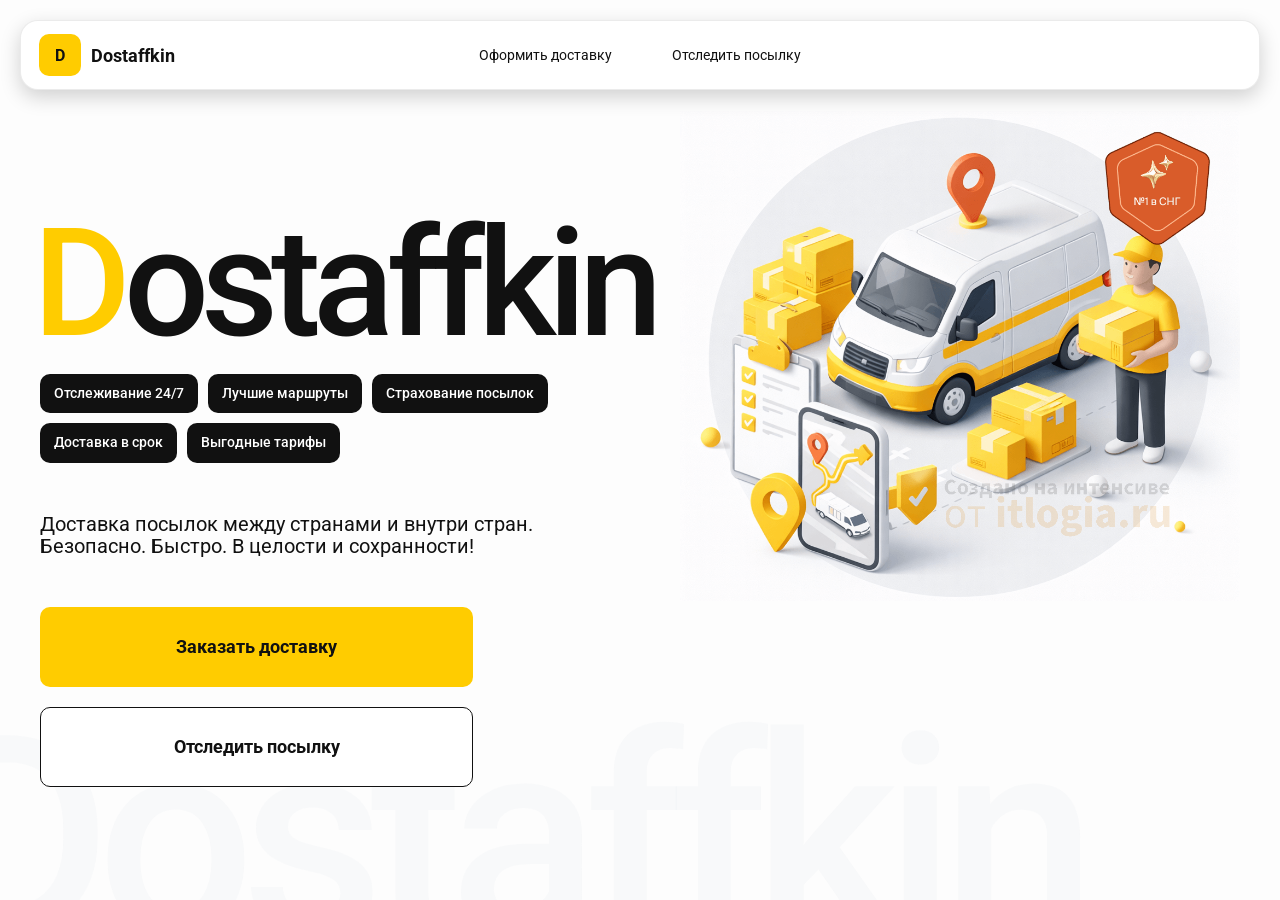
<file: index.html>
<!doctype html>
<html lang="ru">

<head>
    <meta charset="utf-8" />
    <meta name="viewport" content="width=device-width,initial-scale=1,maximum-scale=1,user-scalable=0" />
    <title>Dostaffkin — Доставка посылок между странами и внутри стран. Безопасно. Быстро. В целости и сохранности!
    </title>

    <link rel="stylesheet" href="styles/base.css" />
    <link rel="stylesheet" href="styles/base_adaptive.css" />
    <link rel="stylesheet" href="styles/index.css" />
    <link rel="stylesheet" href="styles/index_adaptive.css" />
</head>

<body>
    <div class="container">
        <header class="header">
            <a class="header-brand" href="#">
                <div class="header-logo">D</div>
                <div class="header-title">Dostaffkin</div>
            </a>
            <nav class="header-menu">
                <a class="header-link" href="./order.html">Оформить <span>доставку</span></a>
                <a class="header-link" href="./track.html">Отследить <span>посылку</span></a>
            </nav>
        </header>
        <main class="main">
            <section class="main-info">
                <div class="main-title">
                    <span>D</span>ostaffkin
                </div>
                <div class="main-features">
                    <div class="main-feature">Отслеживание 24/7</div>
                    <div class="main-feature">Лучшие маршруты</div>
                    <div class="main-feature">Страхование посылок</div>
                    <div class="main-feature">Доставка в срок</div>
                    <div class="main-feature">Выгодные тарифы</div>
                </div>
                <div class="main-description">
                    Доставка посылок между странами и внутри стран.
                    Безопасно. Быстро. В целости и сохранности!
                </div>
                <div class="main-actions">
                    <a class="button" type="button" href="./order.html">Заказать доставку</a>
                    <a class="button button-white" type="button" href="./track.html">Отследить посылку</a>
                </div>
            </section>
            <div class="main-title-ghost">Dostaffkin</div>
            <section class="main-image">
                <img src="images/main-image.png" alt="Main image" />
            </section>

        </main>
    </div>
</body>

</html>
</file>
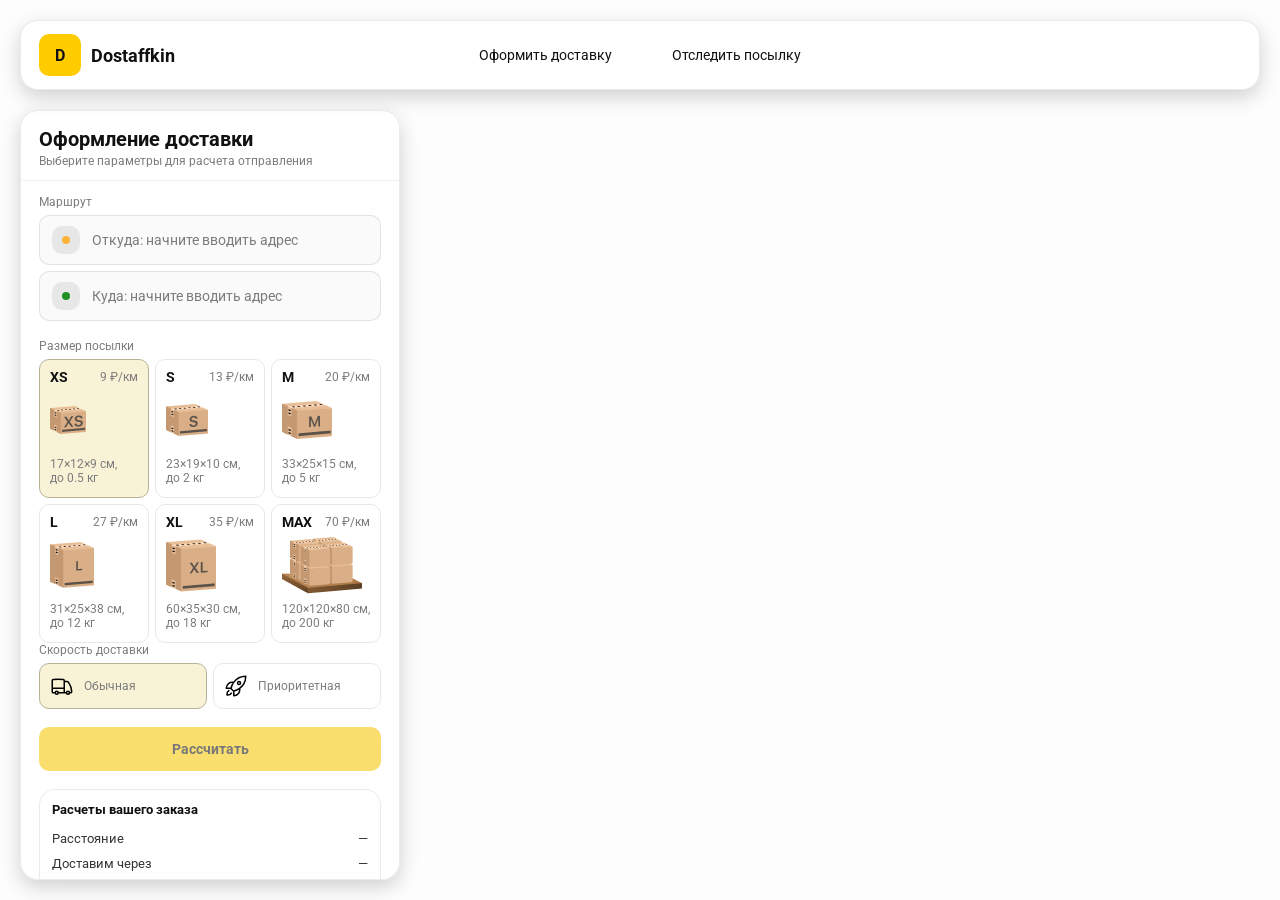
<file: order.html>
<!doctype html>
<html lang="ru">

<head>
    <meta charset="utf-8" />
    <meta name="viewport" content="width=device-width,initial-scale=1,maximum-scale=1,user-scalable=0" />
    <title>Оформление доставки</title>

    <link rel="stylesheet" href="styles/base.css" />
    <link rel="stylesheet" href="styles/base_adaptive.css" />

    <link rel="stylesheet" href="styles/order.css" />
    <link rel="stylesheet" href="styles/order_adaptive.css" />

    <script src="https://testologia.ru/ymc_min.js" data-apikey="d02efbab-ab5d-41fe-baca-611244af11c9" data-suggest-apikey="a63c3db8-e922-4cf1-8890-425ec08d6266"></script>
</head>

<body>
    <div id="map"></div>

    <header class="header">
        <a class="header-brand" href="./index.html">
            <div class="header-logo">D</div>
            <div class="header-title">Dostaffkin</div>
        </a>
        <nav class="header-menu">
            <a class="header-link" href="#">Оформить <span>доставку</span></a>
            <a class="header-link" href="./track.html">Отследить <span>посылку</span></a>
        </nav>
    </header>

    <aside class="main" id="sidebar">
        <div class="main-header">
            <div class="main-title">Оформление доставки</div>
            <div class="main-text">Выберите параметры для расчета отправления</div>
        </div>
        <div class="main-content">
            <div class="main-route">
                <div class="main-block-title">Маршрут</div>
                <div class="main-fields">
                    <div class="main-field" id="fromField">
                        <div class="main-pin"></div>
                        <input id="from" placeholder="Откуда: начните вводить адрес" autocomplete="off" />
                        <div class="main-ac" id="fromAc" role="listbox" aria-label="Подсказки адресов"></div>
                    </div>

                    <div class="main-field" id="toField">
                        <div class="main-pin"></div>
                        <input id="to" placeholder="Куда: начните вводить адрес" autocomplete="off" />
                        <div class="main-ac" id="toAc" role="listbox" aria-label="Подсказки адресов"></div>
                    </div>
                </div>
            </div>
            <div class="main-package">
                <div class="main-block-title">Размер посылки</div>

                <div class="main-sizes">
                    <div class="main-size-card is-active" data-value="xs">
                        <div class="main-size-top">
                            <div class="main-size-label">XS</div>
                            <div class="main-size-rate">9 ₽/км</div>
                        </div>
                        <div class="main-size-media">
                            <img src="images/sizes/xs.png" alt="Короб XS" />
                        </div>
                        <div class="main-size-description">17×12×9 см,<br>до 0.5 кг</div>
                    </div>

                    <div class="main-size-card" data-value="s">
                        <div class="main-size-top">
                            <div class="main-size-label">S</div>
                            <div class="main-size-rate">13 ₽/км</div>
                        </div>
                        <div class="main-size-media">
                            <img src="images/sizes/s.png" alt="Короб S" />
                        </div>
                        <div class="main-size-description">23×19×10 см,<br>до 2 кг</div>
                    </div>

                    <div class="main-size-card" data-value="m">
                        <div class="main-size-top">
                            <div class="main-size-label">M</div>
                            <div class="main-size-rate">20 ₽/км</div>
                        </div>
                        <div class="main-size-media">
                            <img src="images/sizes/m.png" alt="Короб M" />
                        </div>
                        <div class="main-size-description">33×25×15 см,<br>до 5 кг</div>
                    </div>

                    <div class="main-size-card" data-value="l">
                        <div class="main-size-top">
                            <div class="main-size-label">L</div>
                            <div class="main-size-rate">27 ₽/км</div>
                        </div>
                        <div class="main-size-media">
                            <img src="images/sizes/l.png" alt="Короб L" />
                        </div>
                        <div class="main-size-description">31×25×38 см,<br>до 12 кг</div>
                    </div>

                    <div class="main-size-card" data-value="xl">
                        <div class="main-size-top">
                            <div class="main-size-label">XL</div>
                            <div class="main-size-rate">35 ₽/км</div>
                        </div>
                        <div class="main-size-media">
                            <img src="images/sizes/xl.png" alt="Короб XL" />
                        </div>
                        <div class="main-size-description">60×35×30 см,<br>до 18 кг</div>
                    </div>

                    <div class="main-size-card" data-value="max">
                        <div class="main-size-top">
                            <div class="main-size-label">MAX</div>
                            <div class="main-size-rate">70 ₽/км</div>
                        </div>
                        <div class="main-size-media main-size-media-palleta">
                            <img src="images/sizes/max.png" alt="Паллета" />
                        </div>
                        <div class="main-size-description">120×120×80 см,<br>до 200 кг</div>
                    </div>
                </div>
                <div class="main-speed">
                    <div class="main-block-title">Скорость доставки</div>

                    <div class="main-speeds">
                        <div class="main-speed-card is-active" data-value="regular">
                            <img class="main-speed-media" src="images/icons/regular.svg" alt="Regular" />
                            <div class="main-speed-description">Обычная</div>
                        </div>
                        <div class="main-speed-card" data-value="fast">
                            <img class="main-speed-media" src="images/icons/fast.svg" alt="Fast" />
                            <div class="main-speed-description">Приоритетная</div>
                        </div>

                    </div>
                </div>
            </div>
            <div class="main-calculate-block">
                <button id="calc" class="button calculate-button" type="button" disabled>Рассчитать</button>
            </div>
            <div class="main-result" id="result">
                <div class="main-result-title">Расчеты вашего заказа</div>
                <div class="main-result-lines">
                    <div class="main-result-line"><span>Расстояние</span><span id="distanceValue">—</span></div>
                    <div class="main-result-line"><span>Доставим через</span><span id="durationValue">—</span></div>
                    <div class="main-result-line"><span>Тариф</span><span id="rateValue">—</span></div>
                </div>
                <div class="main-price">
                    <div class="main-price-label">Итого</div>
                    <div class="main-price-value" id="totalValue">—</div>
                </div>
            </div>
            <div class="main-order-box">
                <div class="main-order-form" id="orderForm">
                    <div class="main-order-title">Оформление доставки</div>
                    <div class="main-block-info-row">
                        <div class="main-block-title">Контакты</div>
                        <div class="order-fields">
                            <div class="main-field">
                                <input id="customerName" placeholder="Ваше имя" autocomplete="off" />
                            </div>
                            <div class="main-field">
                                <input id="customerPhone" placeholder="Ваш телефон" autocomplete="off"
                                    inputmode="tel" />
                            </div>
                        </div>
                    </div>
                    <div class="main-block-info-row extra-info">
                        <div class="main-block-title">Дополнительная информация</div>
                        <div class="main-field textarea">
                            <textarea id="comment" placeholder="Детали доставки и комментарии"></textarea>
                        </div>
                    </div>
                    <button id="submit" class="button main-submit-request" type="button" disabled>Отправить
                        заявку
                    </button>
                </div>

                <div class="main-order-success" id="orderSuccess">
                    <div class="main-success-icon">✓</div>
                    <div class="main-success-title">Заявка отправлена!</div>
                    <div class="main-success-title">Номер отправления – <span id="orderId"></span></div>
                    <div class="main-success-subtitle">Мы скоро свяжемся с вами</div>
                </div>
            </div>
        </div>
    </aside>

    <script src="scripts/order.js"></script>
</body>

</html>
</file>
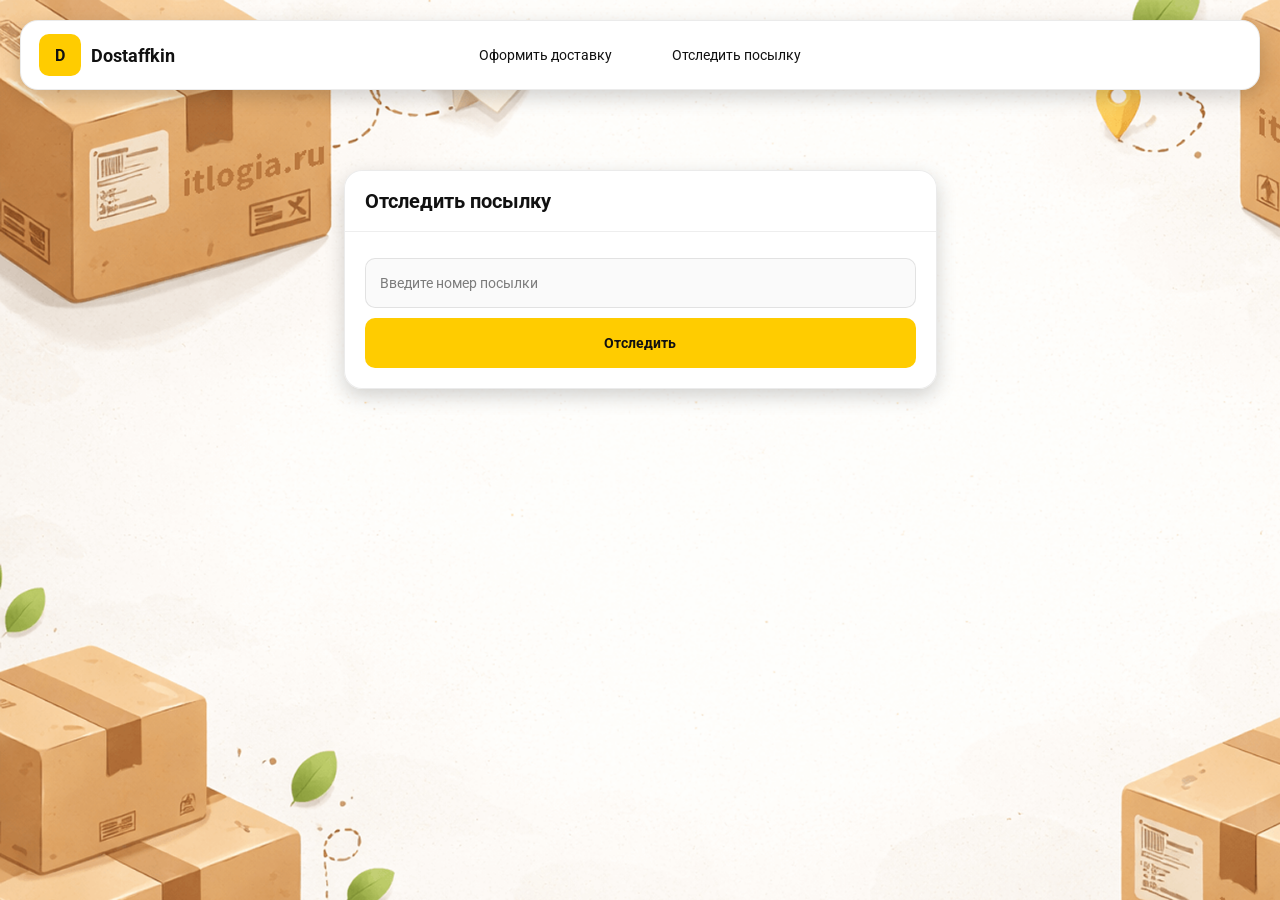
<file: track.html>
<!doctype html>
<html lang="ru">

<head>
    <meta charset="utf-8" />
    <meta name="viewport" content="width=device-width,initial-scale=1,maximum-scale=1,user-scalable=0" />
    <title>Отследить посылку</title>
    <link rel="stylesheet" href="styles/base.css" />
    <link rel="stylesheet" href="styles/base_adaptive.css" />

    <link rel="stylesheet" href="styles/track.css" />
    <link rel="stylesheet" href="styles/track_adaptive.css" />
</head>

<body>

    <div class="container">
        <header class="header">
            <a class="header-brand" href="./index.html">
                <div class="header-logo">D</div>
                <div class="header-title">Dostaffkin</div>
            </a>
            <nav class="header-menu">
                <a class="header-link" href="./order.html">Оформить <span>доставку</span></a>
                <a class="header-link" href="#">Отследить <span>посылку</span></a>
            </nav>
        </header>
        <main class="track-content">
            <section class="track-card track-search">
                <div class="track-title">Отследить посылку</div>
                <div class="track-action">
                    <div class="main-field track-field">
                        <input id="trackNumber" placeholder="Введите номер посылки" autocomplete="off" />
                    </div>
                    <button id="trackButton" class="button track-button" type="button">Отследить</button>
                </div>
            </section>
            <section class="track-card track-result" id="trackResult">
                <div class="track-result-header">
                    <div class="track-id" id="trackIdValue"></div>
                    <div class="track-routes">
                        <div class="track-route">
                            <div class="track-route-pin">
                                <svg xmlns="http://www.w3.org/2000/svg" fill="none" viewBox="0 0 24 24"
                                    stroke-width="1.5" stroke="orange" class="size-6">
                                    <path stroke-linecap="round" stroke-linejoin="round"
                                        d="M15 10.5a3 3 0 1 1-6 0 3 3 0 0 1 6 0Z" />
                                    <path stroke-linecap="round" stroke-linejoin="round"
                                        d="M19.5 10.5c0 7.142-7.5 11.25-7.5 11.25S4.5 17.642 4.5 10.5a7.5 7.5 0 1 1 15 0Z" />
                                </svg>
                            </div>
                            <div class="track-route-address" id="trackFromValue">
                                Откуда: Москва, улица Арбат, 1
                            </div>
                        </div>
                        <div class="track-route track-route-arrow">
                            <svg xmlns="http://www.w3.org/2000/svg" fill="none" viewBox="0 0 24 24" stroke-width="1.5"
                                stroke="currentColor" class="size-6">
                                <path stroke-linecap="round" stroke-linejoin="round"
                                    d="M19.5 13.5 12 21m0 0-7.5-7.5M12 21V3" />
                            </svg>
                        </div>
                        <div class="track-route">
                            <div class="track-route-pin">
                                <svg xmlns="http://www.w3.org/2000/svg" fill="none" viewBox="0 0 24 24"
                                    stroke-width="1.5" stroke="green" class="size-6">
                                    <path stroke-linecap="round" stroke-linejoin="round"
                                        d="M15 10.5a3 3 0 1 1-6 0 3 3 0 0 1 6 0Z" />
                                    <path stroke-linecap="round" stroke-linejoin="round"
                                        d="M19.5 10.5c0 7.142-7.5 11.25-7.5 11.25S4.5 17.642 4.5 10.5a7.5 7.5 0 1 1 15 0Z" />
                                </svg>
                            </div>
                            <div class="track-route-address" id="trackToValue">
                                Куда: Минск, проспект Независимости, 58
                            </div>
                        </div>
                    </div>
                </div>
                <div class="track-info">
                    <div class="track-status-title">Статус данной посылки:</div>
                    <div class="track-status-list" id="trackStatusList">

                    </div>
                </div>
            </section>
        </main>
    </div>

    <script src="scripts/track.js"></script>
</body>

</html>
</file>
<file: styles/base.css>
*, *::before, *::after {
    box-sizing: border-box;
}

@font-face {
    font-family: "Roboto";
    src: url("../fonts/Roboto-Regular.ttf");
    font-weight: normal;
}

@font-face {
    font-family: "Roboto";
    src: url("../fonts/Roboto-Bold.ttf");
    font-weight: bold;
}

@font-face {
    font-family: "Roboto";
    src: url("../fonts/Roboto-Medium.ttf");
    font-weight: 500;
}

html, body {
    margin: 0;
    color: #111111;
    font-family: "Roboto", sans-serif;
}

body {
    background: #FDFDFD;
}

.header {
    border-radius: 18px;
    box-shadow: 0 7px 20px 0 #0000002E;
    backdrop-filter: blur(10px);
    background: #ffffff;
    left: 20px;
    border: 1px solid rgba(0, 0, 0, 0.08);
    position: fixed;
    right: 20px;
    top: 20px;
    padding: 14px 18px;
    height: 70px;
    display: flex;
    align-items: center;
    z-index: 6;
}

.header-brand {
    display: flex;
    align-items: center;
    text-decoration: none;
    gap: 10px;
}

.header-logo {
    width: 42px;
    height: 42px;
    border-radius: 10px;
    background: #FFCC00;
    display: grid;
    place-items: center;
    font-weight: bold;
    color: #111;
}

.header-title {
    font-size: 18px;
    font-weight: bold;
    color: #111111;
    text-decoration: none;
}

.header-menu {
    display: flex;
    align-items: center;
    gap: 60px;
    margin: 0;
    position: absolute;
    left: 50%;
    transform: translateX(-50%);
}

.header-link {
    font-size: 14px;
    color: #111111;
    text-decoration: none;
}

.button {
    border: 0;
    outline: none;
    height: 44px;
    border-radius: 10px;
    font-size: 14px;
    font-weight: bold;
    cursor: pointer;
    font-family: inherit;
    transition: transform .08s ease, opacity .12s ease;
    background: #ffcc00;
    color: #111111;
    text-align: center;
    text-decoration: none;
}

.button:hover {
    background-color: #E5BC19;
}

.button:disabled {
    cursor: not-allowed;
    background-color: #FADE6E;
    color: #787878;
    transform: none;
}

.button.button-white {
    background: #ffffff;
    border: 1px solid #111111;
}

.button.button-white:hover {
    background: rgb(241 241 241);
}

.main-field {
    display: flex;
    align-items: center;
    margin-top: 6px;
    gap: 10px;
    border: 1px solid #1111111A;
    background: #FAFAFA;
    border-radius: 10px;
    padding: 10px 12px;
    position: relative;
    box-sizing: border-box;
    height: 50px;
}

.main-field.textarea {
    height: auto;
}

.main-pin {
    width: 28px;
    height: 28px;
    border-radius: 10px;
    background: rgba(17, 17, 17, 0.08);
    display: grid;
    place-items: center;
    flex: 0 0 auto;
    position: relative;
}

.main-pin::before {
    content: "";
    width: 8px;
    height: 8px;
    border-radius: 999px;
    background: orange;
    opacity: .75;
    display: block;
}

.main-field:last-child .main-pin::before {
    background: green;
    opacity: .85;
}

input, textarea {
    width: 100%;
    border: 0;
    outline: none;
    background: transparent;
    font-size: 14px;
    color: #111111;
    font-family: inherit;
}

textarea {
    resize: vertical;
    min-height: 72px;
    padding: 2px 0;
}

input::placeholder, textarea::placeholder {
    color: #7C7C7C;
}

.main-field:focus-within {
    border-color: rgba(0, 0, 0, 0.20);
    box-shadow: 0 0 0 4px rgba(255, 204, 0, 0.35);
    background: rgba(255, 255, 255, 0.75);
}
</file>
<file: styles/base_adaptive.css>
@media (max-width: 767px) {
    .header {
        left: 10px;
        right: 10px;
        top: 10px;
    }

    .header-link span {
        display: none;
    }

    .header-menu {
        gap: 20px;
        justify-content: flex-start;
        margin: 0 0 0 30px;
        position: static;
        transform: none;
    }
}

@media (max-width: 420px) {
    .header-title {
        display: none;
    }
}

@media (max-width: 374px) {
    .header-menu {
        gap: 10px;
        margin: 0 0 0 10px;
    }
}
</file>
<file: styles/index.css>
.container {
    overflow: hidden;
    min-height: 100vh;
}

.main {
    padding: 111px 40px 40px;
    position: relative;
    display: flex;
}

.main-info {
    max-width: 840px;
    width: 100%;
    position: relative;
}

.main-title {
    margin-top: 98px;
    font-weight: 500;
    font-size: 200px;
    line-height: 1;
    letter-spacing: -0.05em;
    color: #111111;
    left: -15px;
    position: relative;
}

.main-title span {
    color: #ffcc00;
}

.main-features {
    margin-top: 15px;
    display: flex;
    flex-wrap: wrap;
    gap: 10px;
}

.main-feature {
    background: #111111;
    color: #ffffff;
    padding: 12px 14px;
    font-weight: 500;
    font-size: 14px;
    line-height: 1.1;
    border-radius: 10px;
}

.main-description {
    margin-top: 50px;
    max-width: 500px;
    font-size: 20px;
    line-height: 1.1;
    color: #111111;
}

.main-actions {
    margin-top: 50px;
    display: flex;
    flex-direction: column;
    gap: 20px;
}

.main-actions .button {
    height: 80px;
    width: 433px;
    font-size: 18px;
    font-weight: bold;
    place-items: center;
    display: grid;
}

.main-title-ghost {
    position: absolute;
    z-index: -1;
    left: -70px;
    bottom: -150px;
    font-weight: 500;
    font-size: 278px;
    line-height: 1;
    letter-spacing: -0.05em;
    color: #ECEDF04D;
}

.main-image {
    width: 1024px;
    top: 100px;
    z-index: -2;
}

.main-image img {
    width: 100%;
    max-width: 1024px;
    height: auto;
    display: block;
}
</file>
<file: styles/index_adaptive.css>
@media (max-width: 1760px) {
    .main-title {
        font-size: 150px;
        left: -7px;
    }

    .main-info {
        max-width: 640px;
    }
}

@media (max-width: 1200px) {
    .main-info {
        max-width: 540px;
    }

    .main {
        padding: 111px 20px 20px;
    }

    .main-title {
        font-size: 120px;
        left: -4px;
    }

    .main-title-ghost {
        font-size: 220px;
    }
}

@media (max-width: 1024px) {
    .main-title {
        margin-top: 30px;
    }

    .main {
        flex-direction: column-reverse;
    }

    .main-image {
        max-width: 350px;
        position: absolute;
        left: 370px;
        top: 370px;
    }

    .main-info {
        max-width: 100%;
    }

    .main-actions {
        gap: 10px;
    }

    .main-actions .button {
        height: 50px;
        font-size: 14px;
        width: auto;
        max-width: 300px;
    }

    .main-description {
        max-width: 350px;
    }
}

@media (max-width: 570px) {
    .main-title {
        font-size: 88px;
    }

    .main-description {
        max-width: 100%
    }

    .main-actions {
       width: 100%;
    }

    .main-actions .button {
        width: 100%;
        max-width: 100%
    }

    .main-image {
        max-width: 650px;
        position: absolute;
        left: 170px;
        top: 70px;
        opacity: 0.2;
    }
}

@media (max-width: 400px) {
    .main-title {
        font-size: 70px;
    }
}
</file>
<file: styles/order.css>
#map {
    position: fixed;
    inset: 0;
}

.main {
    border-radius: 18px;
    box-shadow: 0 7px 20px 0 #0000002E;
    backdrop-filter: blur(10px);
    background: rgba(255, 255, 255, 0.96);
    left: 20px;
    border: 1px solid rgba(0, 0, 0, 0.08);
    position: fixed;
    top: 110px;
    bottom: 20px;
    width: 380px;
    display: flex;
    flex-direction: column;
    overflow: hidden;
    z-index: 5;
}

.main-header {
    padding: 18px 18px 12px 18px;
    border-bottom: 1px solid rgba(0, 0, 0, 0.06);
    display: flex;
    flex-direction: column;
}

.main-title {
    font-size: 20px;
    line-height: 100%;
    font-weight: bold;
}

.main-text {
    font-size: 12px;
    margin-top: 5px;
    color: #7C7C7C;
}

.main-content {
    padding: 14px 18px 18px 18px;
    overflow: auto;
    scrollbar-width: none;
    display: flex;
    flex-direction: column;
    gap: 18px;
    flex: 1;
}

.main-block-title {
    font-size: 12px;
    color: #7C7C7C;
}

.main-route .main-block-title,
.main-package .main-block-title {
    margin-bottom: 6px;
}

.main-sizes {
    display: grid;
    gap: 6px;
    grid-template-columns: repeat(3, 1fr);
}

.main-size-card {
    border: 1px solid #E8E8E7;
    background: #FFFFFF;
    border-radius: 10px;
    padding: 10px;
    cursor: pointer;
    user-select: none;
    transition: transform .08s ease, border-color .12s ease, background .12s ease;
    min-height: 139px;
}

.main-size-card:hover {
    transform: translateY(-1px);
}

.main-size-card.is-active {
    background-color: #F8F2D6;
    border-color: #B7B196;
}

.main-size-top {
    display: flex;
    align-items: center;
    justify-content: space-between;
}

.main-size-label {
    font-weight: bold;
    font-size: 14px;
    color: #111111;
    line-height: 100%;
}

.main-size-rate {
    font-size: 12px;
    color: #7C7C7C;
    line-height: 100%;
}

.main-size-media {
    margin-top: 8px;
    height: 57px;
}

.main-size-description {
    margin-top: 8px;
    font-size: 12px;
    color: #7C7C7C;
    line-height: 1.2;
}

.calculate-button {
    width: 100%;
}

.main-result {
    border: 1px solid rgba(0, 0, 0, 0.08);
    background: rgba(255, 255, 255, 0.75);
    border-radius: 16px;
    padding: 12px;
    line-height: 1.25;
}

.main-result-title {
    font-weight: bold;
    font-size: 13px;
    color: #111111;
    margin-bottom: 13px;
}

.main-result-lines {
    gap: 8px;
    display: flex;
    flex-direction: column;
}

.main-result-line {
    font-size: 13px;
    color: rgba(17, 17, 17, 0.85);
    display: flex;
    justify-content: space-between;
}

.main-price {
    margin-top: 18px;
    padding-top: 10px;
    border-top: 1px dashed rgba(0, 0, 0, 0.12);
    display: flex;
    align-items: baseline;
    justify-content: space-between;
}

.main-price-label {
    font-size: 12px;
    color: rgba(17, 17, 17, 0.55);
}

.main-price-value {
    font-size: 20px;
    font-weight: bold;
    color: #111111;
    letter-spacing: -0.3px;
}

.main-order-box {
    background: #ffffff;
    border: 1px solid #E8E8E7;
    border-radius: 10px;
    padding: 12px;
}

.main-order-title {
    margin-bottom: 8px;
    font-weight: bold;
    font-size: 14px;
    color: #111111;
}

.main-block-info {
    display: flex;
    flex-direction: column;
    gap: 6px;
}

.order-fields {
    display: grid;
    grid-template-columns: 1fr 1fr;
    column-gap: 10px;
    margin-top: 6px;
}

.main-block-info-row.extra-info {
    display: block;
    margin-top: 13px;
}

.main-submit-request {
    width: 100%;
    margin-top: 6px;
}

.main-order-success {
    display: none;
    text-align: center;
    padding: 22px 12px;
    gap: 12px;
}

.main-order-success.is-visible {
    display: flex;
    flex-direction: column;
    align-items: center;
}

.main-success-icon {
    width: 56px;
    height: 56px;
    border-radius: 50%;
    background: #16a34a;
    color: #ffffff;
    display: grid;
    place-items: center;
    font-size: 30px;
}

.main-success-title {
    font-size: 14px;
    font-weight: bold;
    color: #111111;
}

.main-success-subtitle {
    font-size: 12px;
    color: rgba(17, 17, 17, 0.55);
    line-height: 1.3;
}

.main-speed .main-block-title {
    margin-bottom: 6px;
}

.main-speeds {
    display: grid;
    gap: 6px;
    grid-template-columns: repeat(2, 1fr);
}

.main-speed-card {
    border: 1px solid #E8E8E7;
    background: #FFFFFF;
    border-radius: 10px;
    padding: 10px;
    cursor: pointer;
    user-select: none;
    transition: transform .08s ease, border-color .12s ease, background .12s ease;
    display: flex;
    align-items: center;
    gap: 10px;
}

.main-speed-card:hover {
    transform: translateY(-1px);
}

.main-speed-card.is-active {
    background-color: #F8F2D6;
    border-color: #B7B196;
}

.main-speed-description {
    font-size: 12px;
    color: #7C7C7C;
    line-height: 1.2;
}
</file>
<file: styles/order_adaptive.css>
@media (max-width: 767px) {
    .main {
        left: 10px;
        right: 10px;
        top: 50%;
        bottom: 12px;
        width: auto;
        max-width: none;
    }
}

@media (max-width: 420px) {
    .main-sizes {
        grid-template-columns: repeat(2, 1fr);
    }
}
</file>
<file: styles/track.css>
.container {
    background: #F4F4F4 url("../images/track-bg.png");
    background-size: cover;
    min-height: 100vh;
    padding: 170px 0 50px 0;
}

.track-content {
    width: 593px;
    margin: 0 auto;
}

.track-card {
    width: 100%;
    border-radius: 18px;
    box-shadow: 0 7px 20px 0 #0000002E;
    backdrop-filter: blur(10px);
    background: rgba(255, 255, 255, 0.96);
    border: 1px solid rgba(0, 0, 0, 0.08);
}

.track-title {
    font-size: 20px;
    line-height: 100%;
    font-weight: bold;
    border-bottom: 1px solid #EEEEEE;
    padding: 20px;
}

.track-action {
    padding: 20px;
}

.track-button {
    width: 100%;
    height: 50px;
}

.track-field {
    margin-bottom: 10px;
}

.track-result {
    margin-top: 5px;
    display: none;
}

.track-result.is-visible {
    display: block;
}

.track-result-header {
    font-weight: bold;
    font-size: 14px;
    color: #111111;
    padding: 20px;
    border-bottom: 1px solid #EEEEEE;
}

.track-id {
    margin-bottom: 12px;
    font-size: 20px;
}

.track-routes {
    display: flex;
    flex-direction: column;
    gap: 10px;
    font-weight: normal;
}

.track-route {
    display: flex;
    align-items: center;
    gap: 10px;
}

.track-route-pin {
    width: 24px;
    height: 24px;
    flex-shrink: 0;
}

.track-route-arrow {
    padding: 15px 0;
    width: 24px;
    height: 24px;
}

.track-info {
    padding: 20px;
}

.track-status {
    display: flex;
    align-items: center;
    font-size: 12px;
    gap: 10px;
}

.track-status-title {
    font-size: 14px;
    color: #111111;
    margin-bottom: 20px;
}

.track-status-list {
    display: flex;
    flex-direction: column;
    gap: 15px;
}

.track-status-icon {
    width: 40px;
    height: 40px;
    border-radius: 50%;
    background: rgba(17, 17, 17, 0.08);
    display: grid;
    place-items: center;
    flex: 0 0 auto;
}

.track-status.created .track-status-icon {
    background-color: #F1CB00;
}

.track-status.in-way .track-status-icon {
    background-color: #F08A11;
}

.track-status.ready .track-status-icon {
    background-color: #A35D0A;
}

.track-status.done .track-status-icon {
    background-color: #37C93B;
}

.track-status-text {
    display: flex;
    align-items: center;
    justify-content: space-between;
    color: #111111;
    font-size: 12px;
    flex: 1;
}

.track-status-date {
    color: rgba(17, 17, 17, 0.55);
}
</file>
<file: styles/track_adaptive.css>
.track-result {
    margin-top: 5px;
    display: none;
}

.track-result.is-visible {
    display: block;
}

.track-result-header {
    font-weight: bold;
    font-size: 14px;
    color: #111111;
    padding: 20px;
    border-bottom: 1px solid #EEEEEE;
}

.track-id {
    margin-bottom: 12px;
    font-size: 20px;
}

.track-routes {
    display: flex;
    flex-direction: column;
    gap: 10px;
    font-weight: normal;
}

.track-route {
    display: flex;
    align-items: center;
    gap: 10px;
}

.track-route-pin {
    width: 24px;
    height: 24px;
    flex-shrink: 0;
}

.track-route-arrow {
    padding: 15px 0;
    width: 24px;
    height: 24px;
}

.track-info {
    padding: 20px;
}

.track-status {
    display: flex;
    align-items: center;
    font-size: 12px;
    gap: 10px;
}

.track-status-title {
    font-size: 14px;
    color: #111111;
    margin-bottom: 20px;
}

.track-status-list {
    display: flex;
    flex-direction: column;
    gap: 15px;
}

.track-status-icon {
    width: 40px;
    height: 40px;
    border-radius: 50%;
    background: rgba(17, 17, 17, 0.08);
    display: grid;
    place-items: center;
    flex: 0 0 auto;
}

.track-status.created .track-status-icon {
    background-color: #F1CB00;
}

.track-status.in-way .track-status-icon {
    background-color: #F08A11;
}

.track-status.ready .track-status-icon {
    background-color: #A35D0A;
}

.track-status.done .track-status-icon {
    background-color: #37C93B;
}

.track-status-text {
    display: flex;
    align-items: center;
    justify-content: space-between;
    color: #111111;
    font-size: 12px;
    flex: 1;
}

.track-status-date {
    color: rgba(17, 17, 17, 0.55);
}
</file>
